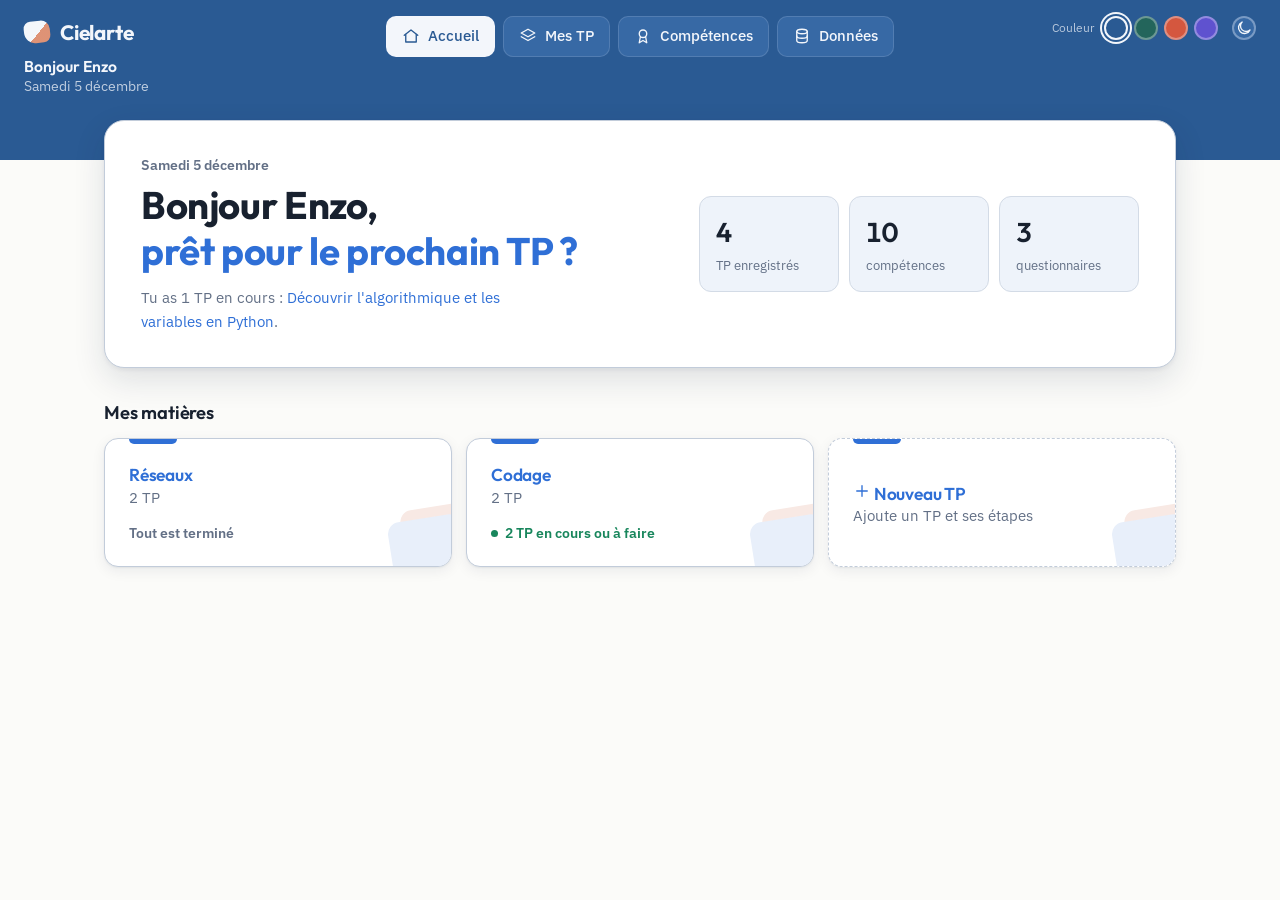
<file: index.html>
<!doctype html>
<!-- À quoi sert ce fichier : la seule page du site. Elle pose le cadre (bandeau, zone principale)
     et charge style.css (apparence) et app.js (qui remplit la page). -->
<html lang="fr">
<head>
  <meta charset="utf-8">
  <meta name="viewport" content="width=device-width, initial-scale=1, viewport-fit=cover">
  <title>Cielarte</title>
  <link rel="preconnect" href="https://fonts.googleapis.com">
  <link rel="stylesheet" href="https://fonts.googleapis.com/css2?family=IBM+Plex+Mono:wght@400;500&family=IBM+Plex+Sans:wght@400;500;600&family=Outfit:wght@500;600;700&display=swap">
  <link rel="stylesheet" href="style.css">
</head>
<body>
  <header class="band">
    <div class="band-inner">
      <div class="band-left">
        <a href="#accueil" class="brand"><span class="logo" aria-hidden="true"></span>Cielarte</a>
        <div class="hello"><strong id="hello-name">Bonjour</strong><span id="hello-date"></span></div>
      </div>
      <nav class="mainnav" id="mainnav"></nav>
      <div class="palettes" id="palettes" aria-label="Couleur du site"></div>
    </div>
  </header>
  <main id="app"></main>
  <div id="modal" class="modal hidden"><div class="modal-box" id="modal-box"></div></div>
  <div id="confirm" class="modal hidden"></div>
  <div id="toast" class="toast hidden"></div>
  <script src="app.js"></script>
</body>
</html>
</file>
<file: style.css>
/* À quoi sert ce fichier : l'apparence de tout le site (couleurs, palettes, mode sombre, mise en page).
   Cielarte : bandeau de couleur en haut, contenu centré (1120px) qui chevauche le bandeau,
   parcours horizontal pour chaque TP, sommaire à gauche + carte de lecture à droite pour les étapes. */
:root {
  /* palette (changée par data-palette) */
  --brand: #2a5a93;          /* bandeau */
  --brand-2: #3769a5;        /* boutons du bandeau */
  --accent: #2f6fd6;         /* liens, actif, titres de cours */
  --warm: #d0643b;           /* questionnaires, 2e couleur de titre */
  --tint: #eef3fa;           /* panneaux teintés */
  /* neutres */
  --bg: #fbfbf9;
  --surface: #ffffff;
  --border: #d3dbe6;
  --border-strong: #c2ccda;
  --shadow: 0 1px 2px rgba(20, 35, 60, .06), 0 4px 14px rgba(20, 35, 60, .07);
  --shadow-lg: 0 2px 4px rgba(20, 35, 60, .06), 0 12px 32px rgba(20, 35, 60, .12);
  --text: #18212f;
  --muted: #637086;
  --ok: #18865c;
  --danger: #c43d3d;
  --code-bg: #f0f3f8;
  --on-brand: #f3f6fb;
  --on-accent: #ffffff;
  --overlay: rgba(12, 18, 30, .45);
  --accent-ink: var(--accent);
  --accent-soft: color-mix(in srgb, var(--accent) 11%, var(--surface));
  --warm-soft: color-mix(in srgb, var(--warm) 12%, var(--surface));
  --ok-soft: color-mix(in srgb, var(--ok) 13%, var(--surface));
  --font: "IBM Plex Sans", system-ui, -apple-system, "Segoe UI", Roboto, sans-serif;
  --display: "Outfit", "IBM Plex Sans", system-ui, sans-serif;
  --mono: "IBM Plex Mono", ui-monospace, "Cascadia Code", Consolas, monospace;
  --radius: 14px;
  --gutter: max(24px, env(safe-area-inset-left, 0px));
  --gutter-r: max(24px, env(safe-area-inset-right, 0px));
}
:root[data-palette="sapin"]   { --brand: #23655b; --brand-2: #2e766b; --accent: #1b7a6b; --warm: #b5523a; --tint: #e8f1ee; }
:root[data-palette="ardoise"] { --brand: #454d5e; --brand-2: #545d70; --accent: #d4573f; --warm: #3c74c9; --tint: #f2eeec; }
:root[data-palette="lavande"] { --brand: #4a4492; --brand-2: #5852a3; --accent: #5f52cf; --warm: #c2508a; --tint: #eeedf8; }

/* Mode clair par défaut ; le bouton soleil/lune du bandeau pose data-mode="dark". */
:root[data-mode="dark"] {
  --bg: #0f131a; --surface: #181d26; --border: #2d3646; --border-strong: #3a4558; --shadow: 0 1px 2px rgba(0, 0, 0, .3), 0 4px 14px rgba(0, 0, 0, .25); --shadow-lg: 0 2px 4px rgba(0, 0, 0, .35), 0 12px 32px rgba(0, 0, 0, .4); --text: #e6eaf0; --muted: #98a2b3;
  --ok: #4cc595; --danger: #ef7676; --code-bg: #12161d; --overlay: rgba(0, 0, 0, .62);
  --tint: color-mix(in srgb, var(--accent) 8%, #151a22);
  --accent-ink: color-mix(in srgb, var(--accent) 60%, #ffffff);
  --accent-soft: color-mix(in srgb, var(--accent) 20%, var(--surface));
  --warm-soft: color-mix(in srgb, var(--warm) 20%, var(--surface));
  --ok-soft: color-mix(in srgb, var(--ok) 18%, var(--surface));
  color-scheme: dark;
}
:root:not([data-mode="dark"]) { color-scheme: light; }

* { box-sizing: border-box; }
body { margin: 0; font-family: var(--font); background: var(--bg); color: var(--text); line-height: 1.55; font-size: 15px; }
a { color: var(--accent-ink); text-decoration: none; }
h1, h2, h3 { font-family: var(--display); line-height: 1.2; margin: 0; text-wrap: balance; font-weight: 600; letter-spacing: -.01em; }
h1 { font-size: 2rem; font-weight: 700; }
h2 { font-size: 1.35rem; }
h3 { font-size: 1.08rem; }
p { margin: 0; }
code { font-family: var(--mono); font-size: .86em; background: var(--code-bg); border: 1px solid var(--border); padding: 1px 5px; border-radius: 5px; }
.hidden { display: none !important; }
.muted { color: var(--muted); }
.small { font-size: .86rem; }
.row { display: flex; gap: 10px; align-items: center; flex-wrap: wrap; }
.spread { justify-content: space-between; }
.stack { display: flex; flex-direction: column; gap: 14px; }
.stack > *, .tp-card, .lesson { min-width: 0; }
svg.i { width: 18px; height: 18px; flex: none; }

/* ---------- Bandeau ---------- */
body::before { content: ""; position: fixed; inset: 0 0 auto; height: env(safe-area-inset-top, 0px); z-index: 10; background: var(--brand); }
.band { background: var(--brand); color: var(--on-brand); }
.band-inner {
  display: grid; grid-template-columns: 1fr auto 1fr; align-items: start; gap: 16px;
  padding-block: 16px 64px; padding-left: var(--gutter); padding-right: var(--gutter-r);
}
.band.compact .band-inner { padding-bottom: 24px; }
.brand { display: flex; align-items: center; gap: 10px; color: var(--on-brand); font-family: var(--display); font-weight: 700; font-size: 1.3rem; letter-spacing: -.01em; }
.logo { width: 26px; height: 22px; border-radius: 7px 9px 7px 11px; background: linear-gradient(135deg, #f4f7fb 0 55%, color-mix(in srgb, var(--warm) 70%, #fff) 55%); transform: rotate(-6deg); }
.hello { display: flex; flex-direction: column; margin-top: 8px; font-size: .86rem; line-height: 1.35; }
.hello strong { font-family: var(--display); font-weight: 600; font-size: .98rem; }
.hello span { opacity: .75; }
.mainnav { display: flex; gap: 8px; flex-wrap: wrap; justify-content: center; }
.mainnav a {
  display: inline-flex; align-items: center; gap: 8px; padding: 8px 15px; border-radius: 10px;
  color: var(--on-brand); background: var(--brand-2); border: 1px solid color-mix(in srgb, var(--on-brand) 14%, transparent);
  font-weight: 500; font-size: .92rem;
}
.mainnav a:hover { background: color-mix(in srgb, var(--brand-2) 70%, var(--on-brand)); }
.mainnav a.active { background: var(--on-brand); color: var(--brand); }
.palettes { display: flex; gap: 6px; justify-content: flex-end; align-items: center; }
.mode-btn {
  width: 34px; height: 34px; border-radius: 10px; display: grid; place-items: center; cursor: pointer; margin-left: 8px;
  background: var(--brand-2); color: var(--on-brand); border: 1px solid color-mix(in srgb, var(--on-brand) 14%, transparent);
}
.mode-btn:hover { background: color-mix(in srgb, var(--brand-2) 70%, var(--on-brand)); }
.palettes .lbl { font-size: .78rem; opacity: .7; margin-right: 4px; }
.palettes button {
  width: 24px; height: 24px; border-radius: 50%; cursor: pointer; padding: 0;
  border: 2px solid color-mix(in srgb, var(--on-brand) 35%, transparent);
}
.palettes button.on { border-color: var(--on-brand); box-shadow: 0 0 0 2px var(--brand), 0 0 0 4px var(--on-brand); }

main { max-width: 1120px; margin: -40px auto 0; padding-bottom: 70px; padding-left: var(--gutter); padding-right: var(--gutter-r); }

/* ---------- Éléments communs ---------- */
.card { background: var(--surface); border: 1px solid var(--border-strong); border-radius: var(--radius); padding: 22px 24px; box-shadow: var(--shadow); }
.card > h2:first-child { padding-bottom: 12px; border-bottom: 1px solid var(--border); }
.panel { background: var(--tint); border: 1px solid var(--border-strong); border-radius: 20px; padding: 30px 32px; box-shadow: var(--shadow-lg); }
.btn {
  font: inherit; font-weight: 500; border: 1px solid var(--border); background: var(--surface); color: var(--text);
  padding: 8px 15px; border-radius: 10px; cursor: pointer; display: inline-flex; align-items: center; gap: 7px;
}
.btn:hover { border-color: var(--muted); }
.btn.primary { background: var(--accent); border-color: var(--accent); color: var(--on-accent); }
.btn.primary:hover { filter: brightness(1.08); }
.btn.danger { color: var(--danger); }
.btn.danger-fill { background: var(--danger); border-color: var(--danger); color: #fff; }
.btn.ghost { border-color: transparent; background: transparent; color: var(--muted); }
.btn.ghost:hover { color: var(--text); background: var(--bg); }
.btn.sm { padding: 5px 10px; font-size: .85rem; }
.btn:disabled { opacity: .45; cursor: not-allowed; }
.btn:focus-visible, a:focus-visible, button:focus-visible { outline: 2px solid var(--accent); outline-offset: 2px; }
input, textarea, select { font: inherit; color: var(--text); background: var(--surface); border: 1px solid var(--border); border-radius: 9px; padding: 9px 11px; width: 100%; }
input:focus, textarea:focus, select:focus { outline: 3px solid var(--accent-soft); border-color: var(--accent); }
textarea { resize: vertical; min-height: 90px; }
label { display: block; font-weight: 600; font-size: .88rem; margin-bottom: 5px; }
.grid2 { display: grid; grid-template-columns: 1fr 1fr; gap: 14px; }
.pill { display: inline-flex; align-items: center; gap: 6px; padding: 3px 11px; border-radius: 999px; font-size: .8rem; background: var(--surface); border: 1px solid var(--border); color: var(--muted); font-weight: 500; white-space: nowrap; }
.dot { width: 7px; height: 7px; border-radius: 50%; background: currentColor; flex: none; }
.chip { display: inline-block; padding: 3px 11px; border-radius: 999px; font-size: .8rem; background: var(--accent-soft); color: var(--accent-ink); font-weight: 500; }
.status { display: inline-flex; align-items: center; gap: 6px; font-size: .82rem; font-weight: 600; }
.status.todo { color: var(--muted); }
.status.doing { color: var(--warm); }
.status.done { color: var(--ok); }
.empty { text-align: center; padding: 40px 20px; color: var(--muted); }

/* ---------- Accueil ---------- */
.welcome { background: var(--surface); border: 1px solid var(--border-strong); box-shadow: var(--shadow-lg); border-radius: 20px; padding: 34px 36px; display: grid; grid-template-columns: 1.2fr 1fr; gap: 30px; align-items: center; }
.welcome .date { font-weight: 600; font-size: .86rem; color: var(--muted); }
.welcome h1 { font-size: 2.4rem; margin-top: 6px; }
.welcome h1 em { font-style: normal; color: var(--accent-ink); display: block; }
.welcome p { margin-top: 12px; color: var(--muted); max-width: 46ch; }
.kpis { display: grid; grid-template-columns: repeat(3, 1fr); gap: 10px; }
.kpi { background: var(--tint); border: 1px solid var(--border); border-radius: 12px; padding: 14px 16px; }
.kpi b { display: block; font-family: var(--display); font-size: 1.7rem; font-weight: 600; font-variant-numeric: tabular-nums; }
.kpi span { font-size: .82rem; color: var(--muted); }
.section-title { margin: 34px 0 14px; font-size: 1.15rem; }
.subjects { display: grid; grid-template-columns: repeat(auto-fill, minmax(260px, 1fr)); gap: 14px; }
.subject { position: relative; overflow: hidden; padding-top: 26px; color: var(--text); transition: border-color .15s, transform .15s; }
.subject::before { content: ""; position: absolute; top: 0; left: 24px; width: 48px; height: 5px; border-radius: 0 0 5px 5px; background: var(--accent); }
.subject::after { content: ""; position: absolute; right: -14px; bottom: -18px; width: 74px; height: 66px; border-radius: 12px; background: var(--accent-soft); transform: rotate(-9deg); box-shadow: 14px -10px 0 color-mix(in srgb, var(--warm) 14%, var(--surface)); }
.subject:hover { border-color: var(--accent); transform: translateY(-2px); }
.subject h3 { color: var(--accent-ink); position: relative; }
.subject .meta { margin-top: 14px; font-size: .86rem; font-weight: 600; color: var(--ok); display: flex; align-items: center; gap: 7px; position: relative; }

/* ---------- Liste des TP ---------- */
.panel-head { display: flex; justify-content: space-between; align-items: flex-start; gap: 16px; flex-wrap: wrap; }
.panel-head p { margin-top: 6px; color: var(--muted); }
.toolbar { display: grid; grid-template-columns: 1fr 200px 170px; gap: 10px; margin: 22px 0 18px; }
.tp-grid { display: grid; grid-template-columns: repeat(auto-fill, minmax(290px, 1fr)); gap: 16px; }
.tp-card { display: flex; flex-direction: column; gap: 12px; color: var(--text); transition: border-color .15s, transform .15s; }
.tp-card:hover { border-color: var(--accent); transform: translateY(-2px); }
.tp-card h3 { color: var(--accent-ink); font-size: 1.15rem; }
.tp-card .foot { display: flex; justify-content: space-between; align-items: center; gap: 8px; margin-top: auto; }
.mini-path { height: 54px; width: 100%; max-width: 100%; }

/* ---------- Page d'un TP ---------- */
.tp-title { background: var(--tint); border: 1px solid var(--border-strong); box-shadow: var(--shadow-lg); border-radius: 16px; padding: 18px 24px; display: flex; gap: 16px; align-items: center; justify-content: space-between; flex-wrap: wrap; }
.tp-title .t { display: flex; gap: 14px; align-items: center; min-width: 0; }
.tp-title .t svg { width: 26px; height: 26px; color: var(--accent-ink); flex: none; }
.tp-title h1 { font-size: 1.45rem; font-weight: 600; }
.tp-title .sub { font-size: .86rem; color: var(--muted); margin-top: 2px; }
.back { display: inline-flex; align-items: center; gap: 6px; font-size: .88rem; margin: 18px 0 0; }

.path { position: relative; display: grid; grid-auto-flow: column; grid-auto-columns: minmax(110px, 1fr); margin: 34px 0 30px; overflow-x: auto; padding: 14px 4px 4px; }
.node:not(:last-child)::after { content: ""; position: absolute; top: 25px; left: 50%; width: 100%; height: 3px; background: color-mix(in srgb, var(--accent) 50%, var(--border)); }
.node.future:not(:last-child)::after { background: var(--border); }
.node { position: relative; display: flex; flex-direction: column; align-items: center; gap: 10px; background: none; border: none; font: inherit; color: var(--text); cursor: pointer; padding: 0 6px; }
.node .c {
  position: relative; width: 52px; height: 52px; border-radius: 50%; display: grid; place-items: center;
  background: var(--tint); border: 2px solid color-mix(in srgb, var(--accent) 30%, var(--border)); color: var(--accent-ink); z-index: 1;
}
.node.warm .c { background: var(--warm); border-color: var(--warm); color: #fff; }
.node .lbl { font-weight: 600; font-size: .86rem; text-align: center; line-height: 1.3; }
.node .sub { font-size: .76rem; color: var(--muted); margin-top: -8px; font-variant-numeric: tabular-nums; }
.node .ok { position: absolute; right: -5px; bottom: -5px; width: 20px; height: 20px; border-radius: 50%; background: var(--surface); border: 1.5px solid var(--ok); color: var(--ok); display: grid; place-items: center; }
.node .ok svg { width: 12px; height: 12px; }
.node.active .c { box-shadow: 0 0 0 4px var(--bg), 0 0 0 6px var(--accent); background: var(--accent-soft); }
.node.warm.active .c { background: var(--warm); }
.node.active::before { content: ""; position: absolute; top: -14px; border: 7px solid transparent; border-top: 8px solid var(--accent); border-bottom: 0; }
.node:hover .c { border-color: var(--accent); }

.lesson-head { display: flex; justify-content: space-between; align-items: flex-end; gap: 16px; flex-wrap: wrap; padding-bottom: 14px; border-bottom: 1px solid var(--border); margin-bottom: 18px; }
.lesson-head h2 { font-size: 1.8rem; font-weight: 700; }
.lesson-wrap { display: grid; grid-template-columns: 300px 1fr; gap: 26px; align-items: start; }
.toc { display: flex; flex-direction: column; gap: 4px; position: sticky; top: 16px; }
.toc button {
  font: inherit; text-align: left; background: none; border: none; border-left: 3px solid transparent; border-radius: 0 10px 10px 0;
  padding: 10px 12px; color: var(--text); cursor: pointer; display: flex; gap: 10px; align-items: flex-start; font-weight: 500;
}
.toc button:hover { background: var(--tint); }
.toc button.active { background: var(--accent-soft); border-left-color: var(--accent); color: var(--accent-ink); font-weight: 600; }
.toc .n { font-family: var(--mono); font-size: .78rem; color: var(--muted); padding-top: 2px; min-width: 20px; }
.toc .done .n { color: var(--ok); }
.toc .add { color: var(--accent-ink); margin-top: 6px; }
.lesson { padding: 30px 34px; }
.lesson h2 { color: var(--accent-ink); font-size: 1.5rem; margin-bottom: 14px; }
.lesson h3.alt { color: var(--warm); font-size: 1.25rem; margin: 22px 0 10px; }
.prose { display: flex; flex-direction: column; gap: 12px; max-width: 72ch; }
.prose ul { margin: 0; padding-left: 20px; display: flex; flex-direction: column; gap: 6px; }
.prose pre { margin: 0; font-family: var(--mono); font-size: .85rem; background: var(--code-bg); border: 1px solid var(--border); border-radius: 10px; padding: 12px 14px; overflow-x: auto; white-space: pre; }
.lesson-foot { display: flex; justify-content: space-between; align-items: center; gap: 10px; flex-wrap: wrap; margin-top: 26px; padding-top: 16px; border-top: 1px solid var(--border); }
.check { display: inline-flex; align-items: center; gap: 8px; font-weight: 500; cursor: pointer; margin: 0; }
.check input { width: 18px; height: 18px; accent-color: var(--ok); }

table.vocab { width: 100%; border-collapse: collapse; border: 1px solid var(--border); border-radius: 12px; overflow: hidden; font-size: .9rem; }
table.vocab th { text-align: left; background: var(--tint); font-weight: 600; padding: 11px 14px; }
table.vocab td { padding: 11px 14px; border-top: 1px solid var(--border); vertical-align: top; }

/* Questionnaires */
.quiz-item { display: flex; justify-content: space-between; align-items: center; gap: 14px; flex-wrap: wrap; padding: 16px 0; border-bottom: 1px solid var(--border); }
.quiz-item:last-child { border-bottom: none; }
.quiz-ico { width: 40px; height: 40px; border-radius: 50%; background: var(--warm); color: #fff; display: grid; place-items: center; flex: none; font-family: var(--display); font-weight: 600; font-size: .82rem; }
.question { padding: 14px 0; border-bottom: 1px solid var(--border); }
.question:last-child { border-bottom: none; }
.option { display: flex; gap: 10px; align-items: center; padding: 9px 12px; border-radius: 10px; border: 1px solid var(--border); margin-top: 7px; cursor: pointer; font-weight: normal; }
.option:hover { background: var(--tint); }
.option input { width: auto; accent-color: var(--accent); }
.option.correct { border-color: var(--ok); background: var(--ok-soft); }
.option.wrong { border-color: var(--danger); }
.q-edit { background: var(--tint); border: 1px solid var(--border); border-radius: 12px; padding: 14px; margin-top: 12px; }
.q-edit .opt-row { display: grid; grid-template-columns: auto 1fr auto; gap: 8px; align-items: center; margin-top: 6px; }
.q-edit .opt-row input[type=radio] { width: auto; }
.score { font-family: var(--display); font-size: 1.6rem; font-weight: 700; }

/* Commentaires */
.comment { display: flex; gap: 12px; }
.avatar { width: 34px; height: 34px; border-radius: 50%; background: var(--accent-soft); color: var(--accent-ink); display: grid; place-items: center; font-weight: 600; font-size: .85rem; flex: none; }
.comment .body { flex: 1; min-width: 0; }
.comment p { white-space: pre-wrap; margin-top: 2px; }

/* Bilan */
.bilan { display: grid; grid-template-columns: repeat(auto-fill, minmax(200px, 1fr)); gap: 12px; }
.progress { height: 8px; background: var(--tint); border-radius: 99px; overflow: hidden; }
.progress > div { height: 100%; background: var(--ok); border-radius: 99px; }

/* Compétences */
.comp-list { display: grid; grid-template-columns: repeat(auto-fill, minmax(280px, 1fr)); gap: 14px; }

/* Modale */
.modal { position: fixed; inset: 0; background: var(--overlay); display: grid; place-items: center; padding: 16px; z-index: 50; }
#confirm { z-index: 70; }
.modal-box { background: var(--surface); border-radius: 16px; padding: 24px; width: 100%; max-width: 640px; max-height: 90vh; overflow: auto; border: 1px solid var(--border-strong); box-shadow: var(--shadow-lg); }
.modal-box h2 { margin-bottom: 16px; }
.field + .field, .field + .grid2, .grid2 + .field { margin-top: 14px; }
.confirm-box { max-width: 420px; }
.confirm-box p { margin-bottom: 18px; }
.toast { position: fixed; bottom: calc(20px + env(safe-area-inset-bottom, 0px)); left: 50%; transform: translateX(-50%); background: var(--text); color: var(--bg); padding: 10px 18px; border-radius: 10px; font-size: .9rem; z-index: 80; }

/* Documents */
svg.i.big { width: 30px; height: 30px; color: var(--accent-ink); }
.drop {
  display: flex; flex-direction: column; align-items: center; gap: 6px; text-align: center; cursor: pointer; margin: 0 0 16px;
  padding: 26px 20px; border: 2px dashed color-mix(in srgb, var(--accent) 45%, var(--border)); border-radius: var(--radius);
  background: var(--tint); font-weight: normal; transition: background .15s, border-color .15s;
}
.drop:hover, .drop.over { background: var(--accent-soft); border-color: var(--accent); }
.doc-list { padding: 6px 20px; }
.doc { display: flex; align-items: center; gap: 14px; padding: 14px 0; border-bottom: 1px solid var(--border); flex-wrap: wrap; border-radius: 10px; }
.doc:last-child { border-bottom: none; }
.doc.over { background: var(--accent-soft); outline: 2px dashed var(--accent); }
.doc-main { flex: 1; min-width: 200px; }
.doc-name { font: inherit; font-weight: 600; background: none; border: none; padding: 0; color: var(--text); cursor: pointer; text-align: left; }
.doc-name:hover { color: var(--accent-ink); }
.doc-ico { flex: none; width: 52px; height: 40px; border-radius: 8px; display: grid; place-items: center; font-size: .72rem; font-weight: 700; letter-spacing: .03em; color: #fff; background: var(--muted); }
.doc-ico.g-pdf { background: #c8463b; }
.doc-ico.g-docx { background: #2f5fb3; }
.doc-ico.g-image { background: #7a5bc4; }
.doc-ico.g-drawio { background: #e08a1e; }
.doc-ico.g-texte { background: #4b6475; }
.modal-box.wide { max-width: 1040px; height: 92vh; max-height: 92vh; display: flex; flex-direction: column; padding: 0; overflow: hidden; }
.viewer { display: flex; flex-direction: column; height: 100%; min-height: 0; }
.viewer-head { display: flex; justify-content: space-between; align-items: center; gap: 12px; flex-wrap: wrap; padding: 16px 20px; border-bottom: 1px solid var(--border); }
.viewer-body { flex: 1; min-height: 0; overflow: auto; background: var(--code-bg); padding: 12px; display: flex; flex-direction: column; align-items: center; gap: 12px; }
.viewer-info { align-self: flex-start; }
.pdf-page, .viewer-img { max-width: 100%; height: auto; background: #fff; box-shadow: var(--shadow); border-radius: 4px; }
.viewer-txt { align-self: stretch; margin: 0; white-space: pre-wrap; font-family: var(--mono); font-size: .85rem; background: var(--surface); padding: 16px; border-radius: 8px; }
.docx-wrap { align-self: stretch; overflow-x: auto; }
.viewer-foot { padding: 14px 20px; border-top: 1px solid var(--border); }

/* Auto-évaluation */
.card h3.alt { color: var(--warm); font-size: 1.15rem; margin: 22px 0 10px; }
table.ae { width: 100%; border-collapse: collapse; font-size: .92rem; }
table.ae th { text-align: left; font-weight: 600; padding: 10px 12px; background: var(--tint); border-bottom: 1px solid var(--border-strong); }
table.ae th.lvl { text-align: center; font-size: .76rem; width: 92px; }
table.ae td { padding: 10px 12px; border-bottom: 1px solid var(--border); }
table.ae td.lvl { text-align: center; }
.ae-b { width: 30px; height: 30px; border-radius: 8px; border: 2px solid var(--border-strong); background: var(--surface); cursor: pointer; }
.ae-b.l1 { --c: #d64541; } .ae-b.l2 { --c: #ef9b1c; } .ae-b.l3 { --c: #8fc15a; } .ae-b.l4 { --c: #3f8a2c; }
.ae-b:hover { border-color: var(--c); }
.ae-b.on { background: var(--c); border-color: var(--c); box-shadow: inset 0 0 0 3px var(--surface); }
th.lvl.l1 { color: #c03a36; } th.lvl.l2 { color: #b8720b; } th.lvl.l3 { color: #5e8f2c; } th.lvl.l4 { color: #2f6e1f; }

@media (max-width: 860px) {
  .band-inner { grid-template-columns: 1fr auto; }
  .mainnav { grid-column: 1 / -1; grid-row: 2; justify-content: flex-start; }
  .welcome { grid-template-columns: 1fr; padding: 26px 22px; }
  .lesson-wrap { grid-template-columns: 1fr; }
  .toc { position: static; }
}
@media (max-width: 640px) {
  :root { --gutter: max(16px, env(safe-area-inset-left, 0px)); --gutter-r: max(16px, env(safe-area-inset-right, 0px)); }
  .toolbar, .grid2 { grid-template-columns: 1fr; }
  .panel { padding: 22px 18px; }
  .lesson { padding: 22px 18px; }
  .welcome h1 { font-size: 1.9rem; }
  .mainnav a span { display: none; }
  .palettes .lbl { display: none; }
}
@media (prefers-reduced-motion: reduce) { * { transition: none !important; } }
</file>
<file: site/css/style.css>
/* À quoi sert ce fichier : l'apparence de tout le site (couleurs, palettes, mode sombre, mise en page).
   Cielarte : bandeau de couleur en haut, contenu centré (1120px) qui chevauche le bandeau,
   parcours horizontal pour chaque TP, sommaire à gauche + carte de lecture à droite pour les étapes. */
:root {
  /* palette (changée par data-palette) */
  --brand: #2a5a93;          /* bandeau */
  --brand-2: #3769a5;        /* boutons du bandeau */
  --accent: #2f6fd6;         /* liens, actif, titres de cours */
  --warm: #d0643b;           /* questionnaires, 2e couleur de titre */
  --tint: #eef3fa;           /* panneaux teintés */
  /* neutres */
  --bg: #fbfbf9;
  --surface: #ffffff;
  --border: #d3dbe6;
  --border-strong: #c2ccda;
  --shadow: 0 1px 2px rgba(20, 35, 60, .06), 0 4px 14px rgba(20, 35, 60, .07);
  --shadow-lg: 0 2px 4px rgba(20, 35, 60, .06), 0 12px 32px rgba(20, 35, 60, .12);
  --text: #18212f;
  --muted: #637086;
  --ok: #18865c;
  --danger: #c43d3d;
  --code-bg: #f0f3f8;
  --on-brand: #f3f6fb;
  --on-accent: #ffffff;
  --overlay: rgba(12, 18, 30, .45);
  --accent-ink: var(--accent);
  --accent-soft: color-mix(in srgb, var(--accent) 11%, var(--surface));
  --warm-soft: color-mix(in srgb, var(--warm) 12%, var(--surface));
  --ok-soft: color-mix(in srgb, var(--ok) 13%, var(--surface));
  --font: "IBM Plex Sans", system-ui, -apple-system, "Segoe UI", Roboto, sans-serif;
  --display: "Outfit", "IBM Plex Sans", system-ui, sans-serif;
  --mono: "IBM Plex Mono", ui-monospace, "Cascadia Code", Consolas, monospace;
  --radius: 14px;
  --gutter: max(24px, env(safe-area-inset-left, 0px));
  --gutter-r: max(24px, env(safe-area-inset-right, 0px));
}
:root[data-palette="sapin"]   { --brand: #23655b; --brand-2: #2e766b; --accent: #1b7a6b; --warm: #b5523a; --tint: #e8f1ee; }
:root[data-palette="ardoise"] { --brand: #454d5e; --brand-2: #545d70; --accent: #d4573f; --warm: #3c74c9; --tint: #f2eeec; }
:root[data-palette="lavande"] { --brand: #4a4492; --brand-2: #5852a3; --accent: #5f52cf; --warm: #c2508a; --tint: #eeedf8; }

/* Mode clair par défaut ; le bouton soleil/lune du bandeau pose data-mode="dark". */
:root[data-mode="dark"] {
  --bg: #0f131a; --surface: #181d26; --border: #2d3646; --border-strong: #3a4558; --shadow: 0 1px 2px rgba(0, 0, 0, .3), 0 4px 14px rgba(0, 0, 0, .25); --shadow-lg: 0 2px 4px rgba(0, 0, 0, .35), 0 12px 32px rgba(0, 0, 0, .4); --text: #e6eaf0; --muted: #98a2b3;
  --ok: #4cc595; --danger: #ef7676; --code-bg: #12161d; --overlay: rgba(0, 0, 0, .62);
  --tint: color-mix(in srgb, var(--accent) 8%, #151a22);
  --accent-ink: color-mix(in srgb, var(--accent) 60%, #ffffff);
  --accent-soft: color-mix(in srgb, var(--accent) 20%, var(--surface));
  --warm-soft: color-mix(in srgb, var(--warm) 20%, var(--surface));
  --ok-soft: color-mix(in srgb, var(--ok) 18%, var(--surface));
  color-scheme: dark;
}
:root:not([data-mode="dark"]) { color-scheme: light; }

* { box-sizing: border-box; }
body { margin: 0; font-family: var(--font); background: var(--bg); color: var(--text); line-height: 1.55; font-size: 15px; }
a { color: var(--accent-ink); text-decoration: none; }
h1, h2, h3 { font-family: var(--display); line-height: 1.2; margin: 0; text-wrap: balance; font-weight: 600; letter-spacing: -.01em; }
h1 { font-size: 2rem; font-weight: 700; }
h2 { font-size: 1.35rem; }
h3 { font-size: 1.08rem; }
p { margin: 0; }
code { font-family: var(--mono); font-size: .86em; background: var(--code-bg); border: 1px solid var(--border); padding: 1px 5px; border-radius: 5px; }
.hidden { display: none !important; }
.muted { color: var(--muted); }
.small { font-size: .86rem; }
.row { display: flex; gap: 10px; align-items: center; flex-wrap: wrap; }
.spread { justify-content: space-between; }
.stack { display: flex; flex-direction: column; gap: 14px; }
.stack > *, .tp-card, .lesson { min-width: 0; }
svg.i { width: 18px; height: 18px; flex: none; }

/* ---------- Bandeau ---------- */
body::before { content: ""; position: fixed; inset: 0 0 auto; height: env(safe-area-inset-top, 0px); z-index: 10; background: var(--brand); }
.band { background: var(--brand); color: var(--on-brand); }
.band-inner {
  display: grid; grid-template-columns: 1fr auto 1fr; align-items: start; gap: 16px;
  padding-block: 16px 64px; padding-left: var(--gutter); padding-right: var(--gutter-r);
}
.band.compact .band-inner { padding-bottom: 24px; }
.brand { display: flex; align-items: center; gap: 10px; color: var(--on-brand); font-family: var(--display); font-weight: 700; font-size: 1.3rem; letter-spacing: -.01em; }
.logo { width: 26px; height: 22px; border-radius: 7px 9px 7px 11px; background: linear-gradient(135deg, #f4f7fb 0 55%, color-mix(in srgb, var(--warm) 70%, #fff) 55%); transform: rotate(-6deg); }
.hello { display: flex; flex-direction: column; margin-top: 8px; font-size: .86rem; line-height: 1.35; }
.hello strong { font-family: var(--display); font-weight: 600; font-size: .98rem; }
.hello span { opacity: .75; }
.mainnav { display: flex; gap: 8px; flex-wrap: wrap; justify-content: center; }
.mainnav a {
  display: inline-flex; align-items: center; gap: 8px; padding: 8px 15px; border-radius: 10px;
  color: var(--on-brand); background: var(--brand-2); border: 1px solid color-mix(in srgb, var(--on-brand) 14%, transparent);
  font-weight: 500; font-size: .92rem;
}
.mainnav a:hover { background: color-mix(in srgb, var(--brand-2) 70%, var(--on-brand)); }
.mainnav a.active { background: var(--on-brand); color: var(--brand); }
.palettes { display: flex; gap: 6px; justify-content: flex-end; align-items: center; }
.mode-btn {
  width: 34px; height: 34px; border-radius: 10px; display: grid; place-items: center; cursor: pointer; margin-left: 8px;
  background: var(--brand-2); color: var(--on-brand); border: 1px solid color-mix(in srgb, var(--on-brand) 14%, transparent);
}
.mode-btn:hover { background: color-mix(in srgb, var(--brand-2) 70%, var(--on-brand)); }
.palettes .lbl { font-size: .78rem; opacity: .7; margin-right: 4px; }
.palettes button {
  width: 24px; height: 24px; border-radius: 50%; cursor: pointer; padding: 0;
  border: 2px solid color-mix(in srgb, var(--on-brand) 35%, transparent);
}
.palettes button.on { border-color: var(--on-brand); box-shadow: 0 0 0 2px var(--brand), 0 0 0 4px var(--on-brand); }

main { max-width: 1120px; margin: -40px auto 0; padding-bottom: 70px; padding-left: var(--gutter); padding-right: var(--gutter-r); }

/* ---------- Éléments communs ---------- */
.card { background: var(--surface); border: 1px solid var(--border-strong); border-radius: var(--radius); padding: 22px 24px; box-shadow: var(--shadow); }
.card > h2:first-child { padding-bottom: 12px; border-bottom: 1px solid var(--border); }
.panel { background: var(--tint); border: 1px solid var(--border-strong); border-radius: 20px; padding: 30px 32px; box-shadow: var(--shadow-lg); }
.btn {
  font: inherit; font-weight: 500; border: 1px solid var(--border); background: var(--surface); color: var(--text);
  padding: 8px 15px; border-radius: 10px; cursor: pointer; display: inline-flex; align-items: center; gap: 7px;
}
.btn:hover { border-color: var(--muted); }
.btn.primary { background: var(--accent); border-color: var(--accent); color: var(--on-accent); }
.btn.primary:hover { filter: brightness(1.08); }
.btn.danger { color: var(--danger); }
.btn.danger-fill { background: var(--danger); border-color: var(--danger); color: #fff; }
.btn.ghost { border-color: transparent; background: transparent; color: var(--muted); }
.btn.ghost:hover { color: var(--text); background: var(--bg); }
.btn.sm { padding: 5px 10px; font-size: .85rem; }
.btn:disabled { opacity: .45; cursor: not-allowed; }
.btn:focus-visible, a:focus-visible, button:focus-visible { outline: 2px solid var(--accent); outline-offset: 2px; }
input, textarea, select { font: inherit; color: var(--text); background: var(--surface); border: 1px solid var(--border); border-radius: 9px; padding: 9px 11px; width: 100%; }
input:focus, textarea:focus, select:focus { outline: 3px solid var(--accent-soft); border-color: var(--accent); }
textarea { resize: vertical; min-height: 90px; }
label { display: block; font-weight: 600; font-size: .88rem; margin-bottom: 5px; }
.grid2 { display: grid; grid-template-columns: 1fr 1fr; gap: 14px; }
.pill { display: inline-flex; align-items: center; gap: 6px; padding: 3px 11px; border-radius: 999px; font-size: .8rem; background: var(--surface); border: 1px solid var(--border); color: var(--muted); font-weight: 500; white-space: nowrap; }
.dot { width: 7px; height: 7px; border-radius: 50%; background: currentColor; flex: none; }
.chip { display: inline-block; padding: 3px 11px; border-radius: 999px; font-size: .8rem; background: var(--accent-soft); color: var(--accent-ink); font-weight: 500; }
.status { display: inline-flex; align-items: center; gap: 6px; font-size: .82rem; font-weight: 600; }
.status.todo { color: var(--muted); }
.status.doing { color: var(--warm); }
.status.done { color: var(--ok); }
.empty { text-align: center; padding: 40px 20px; color: var(--muted); }

/* ---------- Accueil ---------- */
.welcome { background: var(--surface); border: 1px solid var(--border-strong); box-shadow: var(--shadow-lg); border-radius: 20px; padding: 34px 36px; display: grid; grid-template-columns: 1.2fr 1fr; gap: 30px; align-items: center; }
.welcome .date { font-weight: 600; font-size: .86rem; color: var(--muted); }
.welcome h1 { font-size: 2.4rem; margin-top: 6px; }
.welcome h1 em { font-style: normal; color: var(--accent-ink); display: block; }
.welcome p { margin-top: 12px; color: var(--muted); max-width: 46ch; }
.kpis { display: grid; grid-template-columns: repeat(3, 1fr); gap: 10px; }
.kpi { background: var(--tint); border: 1px solid var(--border); border-radius: 12px; padding: 14px 16px; }
.kpi b { display: block; font-family: var(--display); font-size: 1.7rem; font-weight: 600; font-variant-numeric: tabular-nums; }
.kpi span { font-size: .82rem; color: var(--muted); }
.section-title { margin: 34px 0 14px; font-size: 1.15rem; }
.subjects { display: grid; grid-template-columns: repeat(auto-fill, minmax(260px, 1fr)); gap: 14px; }
.subject { position: relative; overflow: hidden; padding-top: 26px; color: var(--text); transition: border-color .15s, transform .15s; }
.subject::before { content: ""; position: absolute; top: 0; left: 24px; width: 48px; height: 5px; border-radius: 0 0 5px 5px; background: var(--accent); }
.subject::after { content: ""; position: absolute; right: -14px; bottom: -18px; width: 74px; height: 66px; border-radius: 12px; background: var(--accent-soft); transform: rotate(-9deg); box-shadow: 14px -10px 0 color-mix(in srgb, var(--warm) 14%, var(--surface)); }
.subject:hover { border-color: var(--accent); transform: translateY(-2px); }
.subject h3 { color: var(--accent-ink); position: relative; }
.subject .meta { margin-top: 14px; font-size: .86rem; font-weight: 600; color: var(--ok); display: flex; align-items: center; gap: 7px; position: relative; }

/* ---------- Liste des TP ---------- */
.panel-head { display: flex; justify-content: space-between; align-items: flex-start; gap: 16px; flex-wrap: wrap; }
.panel-head p { margin-top: 6px; color: var(--muted); }
.toolbar { display: grid; grid-template-columns: 1fr 200px 170px; gap: 10px; margin: 22px 0 18px; }
.tp-grid { display: grid; grid-template-columns: repeat(auto-fill, minmax(290px, 1fr)); gap: 16px; }
.tp-card { display: flex; flex-direction: column; gap: 12px; color: var(--text); transition: border-color .15s, transform .15s; }
.tp-card:hover { border-color: var(--accent); transform: translateY(-2px); }
.tp-card h3 { color: var(--accent-ink); font-size: 1.15rem; }
.tp-card .foot { display: flex; justify-content: space-between; align-items: center; gap: 8px; margin-top: auto; }
.mini-path { height: 54px; width: 100%; max-width: 100%; }

/* ---------- Page d'un TP ---------- */
.tp-title { background: var(--tint); border: 1px solid var(--border-strong); box-shadow: var(--shadow-lg); border-radius: 16px; padding: 18px 24px; display: flex; gap: 16px; align-items: center; justify-content: space-between; flex-wrap: wrap; }
.tp-title .t { display: flex; gap: 14px; align-items: center; min-width: 0; }
.tp-title .t svg { width: 26px; height: 26px; color: var(--accent-ink); flex: none; }
.tp-title h1 { font-size: 1.45rem; font-weight: 600; }
.tp-title .sub { font-size: .86rem; color: var(--muted); margin-top: 2px; }
.back { display: inline-flex; align-items: center; gap: 6px; font-size: .88rem; margin: 18px 0 0; }

.path { position: relative; display: grid; grid-auto-flow: column; grid-auto-columns: minmax(110px, 1fr); margin: 34px 0 30px; overflow-x: auto; padding: 14px 4px 4px; }
.node:not(:last-child)::after { content: ""; position: absolute; top: 25px; left: 50%; width: 100%; height: 3px; background: color-mix(in srgb, var(--accent) 50%, var(--border)); }
.node.future:not(:last-child)::after { background: var(--border); }
.node { position: relative; display: flex; flex-direction: column; align-items: center; gap: 10px; background: none; border: none; font: inherit; color: var(--text); cursor: pointer; padding: 0 6px; }
.node .c {
  position: relative; width: 52px; height: 52px; border-radius: 50%; display: grid; place-items: center;
  background: var(--tint); border: 2px solid color-mix(in srgb, var(--accent) 30%, var(--border)); color: var(--accent-ink); z-index: 1;
}
.node.warm .c { background: var(--warm); border-color: var(--warm); color: #fff; }
.node .lbl { font-weight: 600; font-size: .86rem; text-align: center; line-height: 1.3; }
.node .sub { font-size: .76rem; color: var(--muted); margin-top: -8px; font-variant-numeric: tabular-nums; }
.node .ok { position: absolute; right: -5px; bottom: -5px; width: 20px; height: 20px; border-radius: 50%; background: var(--surface); border: 1.5px solid var(--ok); color: var(--ok); display: grid; place-items: center; }
.node .ok svg { width: 12px; height: 12px; }
.node.active .c { box-shadow: 0 0 0 4px var(--bg), 0 0 0 6px var(--accent); background: var(--accent-soft); }
.node.warm.active .c { background: var(--warm); }
.node.active::before { content: ""; position: absolute; top: -14px; border: 7px solid transparent; border-top: 8px solid var(--accent); border-bottom: 0; }
.node:hover .c { border-color: var(--accent); }

.lesson-head { display: flex; justify-content: space-between; align-items: flex-end; gap: 16px; flex-wrap: wrap; padding-bottom: 14px; border-bottom: 1px solid var(--border); margin-bottom: 18px; }
.lesson-head h2 { font-size: 1.8rem; font-weight: 700; }
.lesson-wrap { display: grid; grid-template-columns: 300px 1fr; gap: 26px; align-items: start; }
.toc { display: flex; flex-direction: column; gap: 4px; position: sticky; top: 16px; }
.toc button {
  font: inherit; text-align: left; background: none; border: none; border-left: 3px solid transparent; border-radius: 0 10px 10px 0;
  padding: 10px 12px; color: var(--text); cursor: pointer; display: flex; gap: 10px; align-items: flex-start; font-weight: 500;
}
.toc button:hover { background: var(--tint); }
.toc button.active { background: var(--accent-soft); border-left-color: var(--accent); color: var(--accent-ink); font-weight: 600; }
.toc .n { font-family: var(--mono); font-size: .78rem; color: var(--muted); padding-top: 2px; min-width: 20px; }
.toc .done .n { color: var(--ok); }
.toc .add { color: var(--accent-ink); margin-top: 6px; }
.lesson { padding: 30px 34px; }
.lesson h2 { color: var(--accent-ink); font-size: 1.5rem; margin-bottom: 14px; }
.lesson h3.alt { color: var(--warm); font-size: 1.25rem; margin: 22px 0 10px; }
.prose { display: flex; flex-direction: column; gap: 12px; max-width: 72ch; }
.prose ul { margin: 0; padding-left: 20px; display: flex; flex-direction: column; gap: 6px; }
.prose pre { margin: 0; font-family: var(--mono); font-size: .85rem; background: var(--code-bg); border: 1px solid var(--border); border-radius: 10px; padding: 12px 14px; overflow-x: auto; white-space: pre; }
.lesson-foot { display: flex; justify-content: space-between; align-items: center; gap: 10px; flex-wrap: wrap; margin-top: 26px; padding-top: 16px; border-top: 1px solid var(--border); }
.check { display: inline-flex; align-items: center; gap: 8px; font-weight: 500; cursor: pointer; margin: 0; }
.check input { width: 18px; height: 18px; accent-color: var(--ok); }

table.vocab { width: 100%; border-collapse: collapse; border: 1px solid var(--border); border-radius: 12px; overflow: hidden; font-size: .9rem; }
table.vocab th { text-align: left; background: var(--tint); font-weight: 600; padding: 11px 14px; }
table.vocab td { padding: 11px 14px; border-top: 1px solid var(--border); vertical-align: top; }

/* Questionnaires */
.quiz-item { display: flex; justify-content: space-between; align-items: center; gap: 14px; flex-wrap: wrap; padding: 16px 0; border-bottom: 1px solid var(--border); }
.quiz-item:last-child { border-bottom: none; }
.quiz-ico { width: 40px; height: 40px; border-radius: 50%; background: var(--warm); color: #fff; display: grid; place-items: center; flex: none; font-family: var(--display); font-weight: 600; font-size: .82rem; }
.question { padding: 14px 0; border-bottom: 1px solid var(--border); }
.question:last-child { border-bottom: none; }
.option { display: flex; gap: 10px; align-items: center; padding: 9px 12px; border-radius: 10px; border: 1px solid var(--border); margin-top: 7px; cursor: pointer; font-weight: normal; }
.option:hover { background: var(--tint); }
.option input { width: auto; accent-color: var(--accent); }
.option.correct { border-color: var(--ok); background: var(--ok-soft); }
.option.wrong { border-color: var(--danger); }
.q-edit { background: var(--tint); border: 1px solid var(--border); border-radius: 12px; padding: 14px; margin-top: 12px; }
.q-edit .opt-row { display: grid; grid-template-columns: auto 1fr auto; gap: 8px; align-items: center; margin-top: 6px; }
.q-edit .opt-row input[type=radio] { width: auto; }
.score { font-family: var(--display); font-size: 1.6rem; font-weight: 700; }

/* Commentaires */
.comment { display: flex; gap: 12px; }
.avatar { width: 34px; height: 34px; border-radius: 50%; background: var(--accent-soft); color: var(--accent-ink); display: grid; place-items: center; font-weight: 600; font-size: .85rem; flex: none; }
.comment .body { flex: 1; min-width: 0; }
.comment p { white-space: pre-wrap; margin-top: 2px; }

/* Bilan */
.bilan { display: grid; grid-template-columns: repeat(auto-fill, minmax(200px, 1fr)); gap: 12px; }
.progress { height: 8px; background: var(--tint); border-radius: 99px; overflow: hidden; }
.progress > div { height: 100%; background: var(--ok); border-radius: 99px; }

/* Compétences */
.comp-list { display: grid; grid-template-columns: repeat(auto-fill, minmax(280px, 1fr)); gap: 14px; }

/* Modale */
.modal { position: fixed; inset: 0; background: var(--overlay); display: grid; place-items: center; padding: 16px; z-index: 50; }
#confirm { z-index: 70; }
.modal-box { background: var(--surface); border-radius: 16px; padding: 24px; width: 100%; max-width: 640px; max-height: 90vh; overflow: auto; border: 1px solid var(--border-strong); box-shadow: var(--shadow-lg); }
.modal-box h2 { margin-bottom: 16px; }
.field + .field, .field + .grid2, .grid2 + .field { margin-top: 14px; }
.confirm-box { max-width: 420px; }
.confirm-box p { margin-bottom: 18px; }
.toast { position: fixed; bottom: calc(20px + env(safe-area-inset-bottom, 0px)); left: 50%; transform: translateX(-50%); background: var(--text); color: var(--bg); padding: 10px 18px; border-radius: 10px; font-size: .9rem; z-index: 80; }

/* Documents */
svg.i.big { width: 30px; height: 30px; color: var(--accent-ink); }
.drop {
  display: flex; flex-direction: column; align-items: center; gap: 6px; text-align: center; cursor: pointer; margin: 0 0 16px;
  padding: 26px 20px; border: 2px dashed color-mix(in srgb, var(--accent) 45%, var(--border)); border-radius: var(--radius);
  background: var(--tint); font-weight: normal; transition: background .15s, border-color .15s;
}
.drop:hover, .drop.over { background: var(--accent-soft); border-color: var(--accent); }
.doc-list { padding: 6px 20px; }
.doc { display: flex; align-items: center; gap: 14px; padding: 14px 0; border-bottom: 1px solid var(--border); flex-wrap: wrap; border-radius: 10px; }
.doc:last-child { border-bottom: none; }
.doc.over { background: var(--accent-soft); outline: 2px dashed var(--accent); }
.doc-main { flex: 1; min-width: 200px; }
.doc-name { font: inherit; font-weight: 600; background: none; border: none; padding: 0; color: var(--text); cursor: pointer; text-align: left; }
.doc-name:hover { color: var(--accent-ink); }
.doc-ico { flex: none; width: 52px; height: 40px; border-radius: 8px; display: grid; place-items: center; font-size: .72rem; font-weight: 700; letter-spacing: .03em; color: #fff; background: var(--muted); }
.doc-ico.g-pdf { background: #c8463b; }
.doc-ico.g-docx { background: #2f5fb3; }
.doc-ico.g-image { background: #7a5bc4; }
.doc-ico.g-drawio { background: #e08a1e; }
.doc-ico.g-texte { background: #4b6475; }
.modal-box.wide { max-width: 1040px; height: 92vh; max-height: 92vh; display: flex; flex-direction: column; padding: 0; overflow: hidden; }
.viewer { display: flex; flex-direction: column; height: 100%; min-height: 0; }
.viewer-head { display: flex; justify-content: space-between; align-items: center; gap: 12px; flex-wrap: wrap; padding: 16px 20px; border-bottom: 1px solid var(--border); }
.viewer-body { flex: 1; min-height: 0; overflow: auto; background: var(--code-bg); padding: 12px; display: flex; flex-direction: column; align-items: center; gap: 12px; }
.viewer-info { align-self: flex-start; }
.pdf-page, .viewer-img { max-width: 100%; height: auto; background: #fff; box-shadow: var(--shadow); border-radius: 4px; }
.viewer-txt { align-self: stretch; margin: 0; white-space: pre-wrap; font-family: var(--mono); font-size: .85rem; background: var(--surface); padding: 16px; border-radius: 8px; }
.docx-wrap { align-self: stretch; overflow-x: auto; }
.viewer-foot { padding: 14px 20px; border-top: 1px solid var(--border); }

/* Auto-évaluation */
.card h3.alt { color: var(--warm); font-size: 1.15rem; margin: 22px 0 10px; }
table.ae { width: 100%; border-collapse: collapse; font-size: .92rem; }
table.ae th { text-align: left; font-weight: 600; padding: 10px 12px; background: var(--tint); border-bottom: 1px solid var(--border-strong); }
table.ae th.lvl { text-align: center; font-size: .76rem; width: 92px; }
table.ae td { padding: 10px 12px; border-bottom: 1px solid var(--border); }
table.ae td.lvl { text-align: center; }
.ae-b { width: 30px; height: 30px; border-radius: 8px; border: 2px solid var(--border-strong); background: var(--surface); cursor: pointer; }
.ae-b.l1 { --c: #d64541; } .ae-b.l2 { --c: #ef9b1c; } .ae-b.l3 { --c: #8fc15a; } .ae-b.l4 { --c: #3f8a2c; }
.ae-b:hover { border-color: var(--c); }
.ae-b.on { background: var(--c); border-color: var(--c); box-shadow: inset 0 0 0 3px var(--surface); }
th.lvl.l1 { color: #c03a36; } th.lvl.l2 { color: #b8720b; } th.lvl.l3 { color: #5e8f2c; } th.lvl.l4 { color: #2f6e1f; }

@media (max-width: 860px) {
  .band-inner { grid-template-columns: 1fr auto; }
  .mainnav { grid-column: 1 / -1; grid-row: 2; justify-content: flex-start; }
  .welcome { grid-template-columns: 1fr; padding: 26px 22px; }
  .lesson-wrap { grid-template-columns: 1fr; }
  .toc { position: static; }
}
@media (max-width: 640px) {
  :root { --gutter: max(16px, env(safe-area-inset-left, 0px)); --gutter-r: max(16px, env(safe-area-inset-right, 0px)); }
  .toolbar, .grid2 { grid-template-columns: 1fr; }
  .panel { padding: 22px 18px; }
  .lesson { padding: 22px 18px; }
  .welcome h1 { font-size: 1.9rem; }
  .mainnav a span { display: none; }
  .palettes .lbl { display: none; }
}
@media (prefers-reduced-motion: reduce) { * { transition: none !important; } }
</file>
